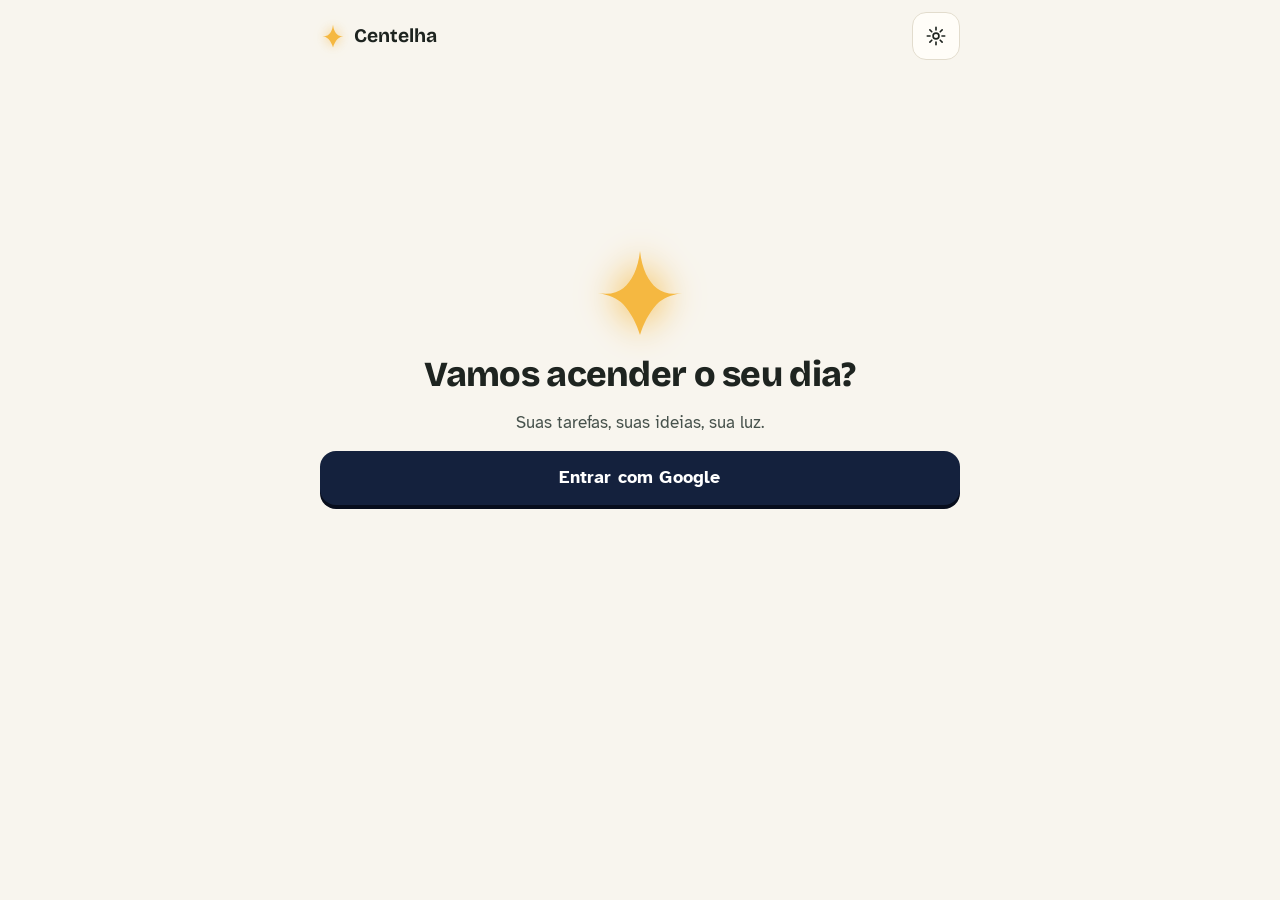
<file: index.html>
<!doctype html>
<html lang="pt-BR" data-tema="dia">
<head>
  <meta charset="utf-8">
  <meta name="viewport" content="width=device-width, initial-scale=1, viewport-fit=cover">
  <title>Centelha</title>
  <meta name="description" content="Tarefas, ideias e segundo cérebro de Rafael Yazigi.">
  <meta name="theme-color" content="#F8F5EE">
  <link rel="manifest" href="manifest.webmanifest">
  <link rel="icon" href="icones/icone-192.png">
  <link rel="apple-touch-icon" href="icones/icone-192.png">
  <link rel="preload" href="fontes/atkinson-hyperlegible-latin-400-normal.woff2" as="font" type="font/woff2" crossorigin>
  <link rel="preload" href="fontes/bricolage-grotesque-latin-800-normal.woff2" as="font" type="font/woff2" crossorigin>
  <link rel="stylesheet" href="estilo.css">
  <script src="versao.js"></script>
  <script>
    // Centelha · rede de segurança (28/10, o Android que ficava só no topo): se o app não começar em 12 s,
    // mostra o porquê e o botão Recarregar. Fica fora do app.js de propósito: funciona até se o app.js nem carregar.
    window.__centelhaErros = [];
    addEventListener('error', function (e) { __centelhaErros.push(String(e.message || (e.target && (e.target.src || e.target.href)) || 'erro')); }, true);
    addEventListener('unhandledrejection', function (e) { __centelhaErros.push(String((e.reason && e.reason.message) || e.reason)); });
    setTimeout(function () {
      if (window.__centelhaIniciou) return;
      var tela = document.getElementById('tela-hoje');
      if (!tela) return;
      var linha = function (tag, classe, texto) { var n = document.createElement(tag); if (classe) n.className = classe; n.textContent = texto; return n; };
      var botao = linha('button', 'btn grande', 'Recarregar');
      botao.type = 'button';
      botao.onclick = function () { location.reload(); };
      tela.textContent = '';
      tela.appendChild(linha('h1', '', 'O Centelha não abriu direito'));
      tela.appendChild(linha('p', 'data', 'Nada se perdeu: suas tarefas estão guardadas no banco.'));
      tela.appendChild(botao);
      tela.appendChild(linha('p', 'vazio', 'Se continuar, feche o navegador de vez e abra de novo.'));
      tela.appendChild(linha('p', 'vazio detalhe', 'Detalhe para o suporte: ' + (__centelhaErros.slice(-2).join(' · ') || 'o app não começou') + ' · versão ' + (self.VERSAO_APP || 'dev')));
      tela.hidden = false;
    }, 12000);
  </script>
  <script src="vendor/supabase-2.117.2.js" defer></script>
  <script type="module" src="app.js"></script>
</head>
<body class="mov-vivo">
  <svg width="0" height="0" style="position:absolute" aria-hidden="true">
    <defs>
      <radialGradient id="g-brilho"><stop offset="0" stop-color="currentColor" stop-opacity=".9"/><stop offset="1" stop-color="currentColor" stop-opacity="0"/></radialGradient>
      <symbol id="i-faisca" viewBox="0 0 24 24"><path fill="currentColor" d="M12 1.5c.5 4.6 2.1 7.6 4.2 9.3 1.5 1.2 3.6 1.7 6.3 1.2-2.7.5-4.8 1.3-6.3 2.8-1.9 2-3.4 5-4.2 7.7-.8-2.7-2.3-5.7-4.2-7.7-1.5-1.5-3.6-2.3-6.3-2.8 2.7.5 4.8 0 6.3-1.2 2.1-1.7 3.7-4.7 4.2-9.3z"/></symbol>
      <symbol id="i-hoje" viewBox="0 0 24 24"><path fill="none" stroke="currentColor" stroke-width="1.8" stroke-linecap="round" d="M12 3v2M12 19v2M4.2 4.2l1.4 1.4M18.4 18.4l1.4 1.4M3 12h2M19 12h2M4.2 19.8l1.4-1.4M18.4 5.6l1.4-1.4"/><circle cx="12" cy="12" r="4" fill="none" stroke="currentColor" stroke-width="1.8"/></symbol>
      <symbol id="i-semana" viewBox="0 0 24 24"><path fill="none" stroke="currentColor" stroke-width="1.8" stroke-linecap="round" d="M2 6c4 3 6 3 10 3s6 0 10-3"/><circle cx="6" cy="11.5" r="2.2" fill="currentColor"/><circle cx="12" cy="13" r="2.2" fill="none" stroke="currentColor" stroke-width="1.6"/><circle cx="18" cy="11.5" r="2.2" fill="none" stroke="currentColor" stroke-width="1.6"/></symbol>
      <symbol id="i-caixa" viewBox="0 0 24 24"><path fill="none" stroke="currentColor" stroke-width="1.8" stroke-linejoin="round" d="M3 13l2.5-8h13L21 13v6H3z"/><path fill="none" stroke="currentColor" stroke-width="1.8" stroke-linejoin="round" d="M3 13h5l1.5 2.5h5L16 13h5"/></symbol>
      <symbol id="i-diario" viewBox="0 0 24 24"><path fill="none" stroke="currentColor" stroke-width="1.8" stroke-linejoin="round" d="M5 3h12a2 2 0 0 1 2 2v16H7a2 2 0 0 1-2-2z"/><path fill="none" stroke="currentColor" stroke-width="1.8" stroke-linecap="round" d="M9 8h6M9 12h6"/></symbol>
      <symbol id="i-dinheiro" viewBox="0 0 24 24"><ellipse cx="12" cy="7" rx="7" ry="3" fill="none" stroke="currentColor" stroke-width="1.8"/><path fill="none" stroke="currentColor" stroke-width="1.8" d="M5 7v5c0 1.7 3.1 3 7 3s7-1.3 7-3V7M5 12v5c0 1.7 3.1 3 7 3s7-1.3 7-3v-5"/></symbol>
      <symbol id="i-tempo" viewBox="0 0 24 24"><path fill="none" stroke="currentColor" stroke-width="1.8" stroke-linejoin="round" d="M6 3h12M6 21h12M7 3c0 5 5 6 5 9s-5 4-5 9M17 3c0 5-5 6-5 9s5 4 5 9"/></symbol>
      <symbol id="i-amor" viewBox="0 0 24 24"><path fill="none" stroke="currentColor" stroke-width="1.8" stroke-linejoin="round" d="M12 20s-7.5-4.6-7.5-10A4.3 4.3 0 0 1 12 7.4 4.3 4.3 0 0 1 19.5 10c0 5.4-7.5 10-7.5 10z"/></symbol>
      <symbol id="i-engrenagem" viewBox="0 0 24 24"><circle cx="12" cy="12" r="3.2" fill="none" stroke="currentColor" stroke-width="1.8"/><path fill="none" stroke="currentColor" stroke-width="1.8" stroke-linecap="round" d="M12 2.5v3M12 18.5v3M2.5 12h3M18.5 12h3M5.3 5.3l2.1 2.1M16.6 16.6l2.1 2.1M5.3 18.7l2.1-2.1M16.6 7.4l2.1-2.1"/></symbol>
      <symbol id="i-ouvir" viewBox="0 0 24 24"><path fill="none" stroke="currentColor" stroke-width="1.8" stroke-linejoin="round" d="M4 9h4l5-4v14l-5-4H4z"/><path fill="none" stroke="currentColor" stroke-width="1.8" stroke-linecap="round" d="M16.5 8.5a5 5 0 0 1 0 7M19 6a8.5 8.5 0 0 1 0 12"/></symbol>
      <symbol id="i-microfone" viewBox="0 0 24 24"><rect x="9" y="3" width="6" height="11" rx="3" fill="none" stroke="currentColor" stroke-width="1.8"/><path fill="none" stroke="currentColor" stroke-width="1.8" stroke-linecap="round" d="M5.5 11a6.5 6.5 0 0 0 13 0M12 17.5V21"/></symbol>
      <symbol id="i-camera" viewBox="0 0 24 24"><rect x="2.5" y="6.5" width="13.5" height="11" rx="2.5" fill="none" stroke="currentColor" stroke-width="1.8"/><path fill="none" stroke="currentColor" stroke-width="1.8" stroke-linejoin="round" d="M16 10.5l5.5-3.2v9.4L16 13.5z"/></symbol>
      <symbol id="i-onda" viewBox="0 0 24 24"><path fill="none" stroke="currentColor" stroke-width="1.8" stroke-linecap="round" d="M3.5 11v2M7.5 8v8M11.5 4.5v15M15.5 8v8M19.5 10.5v3"/></symbol>
      <symbol id="i-grupos" viewBox="0 0 24 24"><path fill="none" stroke="currentColor" stroke-width="1.8" stroke-linejoin="round" d="M3 6.5A1.5 1.5 0 0 1 4.5 5h4l2 2h9A1.5 1.5 0 0 1 21 8.5V18a1.5 1.5 0 0 1-1.5 1.5h-15A1.5 1.5 0 0 1 3 18z"/><path fill="none" stroke="currentColor" stroke-width="1.8" stroke-linecap="round" d="M7 12h10M7 15.5h6"/></symbol>
      <symbol id="i-estrela" viewBox="0 0 24 24"><path style="fill: var(--estrela-preenche, none)" stroke="currentColor" stroke-width="1.8" stroke-linejoin="round" d="M12 3.2l2.7 5.6 6.1.8-4.5 4.2 1.1 6.1L12 17l-5.4 2.9 1.1-6.1-4.5-4.2 6.1-.8z"/></symbol>
      <symbol id="i-chama" viewBox="0 0 24 24"><path fill="none" stroke="currentColor" stroke-width="1.8" stroke-linejoin="round" d="M12 2.8c.6 3.2-2.4 4.8-2.4 8a2.6 2.6 0 0 0 5.2.2c0-.9-.2-1.7-.6-2.4 2 1.3 3.6 3.6 3.6 6.2a5.8 5.8 0 0 1-11.6 0c0-4.6 3.8-7.3 5.8-12z"/></symbol>
      <symbol id="i-calendario" viewBox="0 0 24 24"><rect x="3" y="5" width="18" height="16" rx="3" fill="none" stroke="currentColor" stroke-width="1.8"/><path fill="none" stroke="currentColor" stroke-width="1.8" stroke-linecap="round" d="M3 10h18M8 3v4M16 3v4"/><circle cx="8" cy="14.5" r="1.3" fill="currentColor"/><circle cx="12" cy="14.5" r="1.3" fill="currentColor"/><circle cx="16" cy="14.5" r="1.3" fill="currentColor"/></symbol>
      <symbol id="i-matriz" viewBox="0 0 24 24"><rect x="3" y="3" width="8" height="8" rx="2" fill="none" stroke="currentColor" stroke-width="1.8"/><rect x="13" y="3" width="8" height="8" rx="2" fill="none" stroke="currentColor" stroke-width="1.8"/><rect x="3" y="13" width="8" height="8" rx="2" fill="none" stroke="currentColor" stroke-width="1.8"/><rect x="13" y="13" width="8" height="8" rx="2" fill="currentColor"/></symbol>
      <symbol id="i-cadeado" viewBox="0 0 24 24"><rect x="5" y="10.5" width="14" height="10" rx="2.5" fill="none" stroke="currentColor" stroke-width="1.8"/><path fill="none" stroke="currentColor" stroke-width="1.8" d="M8 10.5V8a4 4 0 0 1 8 0v2.5"/></symbol>
    </defs>
  </svg>

  <div class="ceu" id="ceu" aria-hidden="true"></div>

  <nav class="menu-lateral" id="menu-lateral" aria-label="Listas"></nav>

  <header class="topo">
    <p class="marca"><svg class="faisca" aria-hidden="true"><use href="#i-faisca"/></svg>Centelha</p>
    <span id="estado" class="estado" role="status" aria-live="polite"></span>
    <button class="icone-btn" id="ouvir-tela" type="button" aria-label="Ouvir esta tela" hidden><svg><use href="#i-ouvir"/></svg></button>
    <button class="icone-btn" id="abrir-ajustes" type="button" aria-label="Do seu jeito: tema, cor, letra e movimento"><svg><use href="#i-engrenagem"/></svg></button>
  </header>

  <main id="principal">
    <section id="tela-entrar" class="tela entrar" hidden>
      <svg class="faisca-grande" aria-hidden="true"><use href="#i-faisca"/></svg>
      <h1>Vamos acender o seu dia?</h1>
      <p class="data">Suas tarefas, suas ideias, sua luz.</p>
      <button id="entrar" class="btn grande" type="button">Entrar com Google</button>
      <p id="erro-entrar" class="erro" hidden></p>
    </section>

    <section id="tela-hoje" class="tela" hidden aria-labelledby="titulo-hoje"></section>
    <section id="tela-semana" class="tela" hidden aria-labelledby="titulo-semana"></section>
    <section id="tela-grupos" class="tela" hidden aria-labelledby="titulo-grupos"></section>
    <section id="tela-lista" class="tela" hidden aria-labelledby="titulo-lista"></section>
    <section id="tela-diario" class="tela" hidden aria-labelledby="titulo-diario"></section>
    <section id="tela-tarefa" class="tela" hidden aria-label="Tarefa"></section>
  </main>

  <nav class="abas" id="abas" aria-label="Telas" hidden>
    <div class="trilho">
      <span class="luzinha" id="luzinha"></span>
      <button class="aba" type="button" data-aba="hoje" aria-current="page"><svg aria-hidden="true"><use href="#i-hoje"/></svg>Hoje</button>
      <button class="aba" type="button" data-aba="grupos"><svg aria-hidden="true"><use href="#i-grupos"/></svg>Listas</button>
      <button class="aba" type="button" data-aba="calendario"><svg aria-hidden="true"><use href="#i-calendario"/></svg>Calendário</button>
      <button class="aba" type="button" data-aba="diario"><svg aria-hidden="true"><use href="#i-diario"/></svg>Diário</button>
    </div>
  </nav>

  <div class="recado" id="recado" role="status" aria-live="polite" hidden><span id="recado-texto"></span><button id="recado-desfazer" type="button">Desfazer</button></div>
  <div class="barra-selecao" id="barra-selecao" role="region" aria-label="Tarefas escolhidas" hidden></div>
  <div class="veu" id="veu" hidden></div>

  <div class="folha" id="folha-acoes" role="dialog" aria-modal="true" aria-labelledby="titulo-acoes" hidden></div>

  <div class="folha" id="folha-travei" role="dialog" aria-modal="true" aria-labelledby="titulo-travei" hidden></div>

  <div class="folha" id="folha-ajustes" role="dialog" aria-modal="true" aria-labelledby="titulo-ajustes" hidden>
    <div class="miolo ajuste">
      <div class="alca"></div>
      <h2 id="titulo-ajustes" style="font-size:1.7rem">Do seu jeito</h2>
      <h3>Movimento</h3>
      <div class="segmento" id="seg-movimento"><span class="marcador"></span>
        <button type="button" data-v="vivo">Vivo</button><button type="button" data-v="calmo">Calmo</button><button type="button" data-v="parado">Parado</button></div>
      <p class="ajuda">Vivo: tudo responde ao seu toque. Calmo: mais curto. Parado: nada se mexe.</p>
      <h3>Tema</h3>
      <div class="segmento" id="seg-tema"><span class="marcador"></span>
        <button type="button" data-v="claro">Claro</button><button type="button" data-v="escuro">Escuro</button><button type="button" data-v="auto">Automático</button></div>
      <p class="ajuda">Automático: claro de dia, escuro à noite.</p>
      <h3>Cor da sua luz</h3>
      <div class="cores" id="cores"></div>
      <h3>Letra do texto</h3>
      <div class="segmento" id="seg-letra"><span class="marcador"></span>
        <button type="button" data-v="atkinson">Atkinson</button><button type="button" data-v="lexend" style="font-family:Lexend,system-ui">Lexend</button><button type="button" data-v="aparelho" style="font-family:system-ui">Do aparelho</button></div>
      <div class="campo"><label for="tamanho"><span>Tamanho da letra</span></label><input id="tamanho" type="range" min="90" max="130" step="5" value="100"></div>
      <label class="chave" for="vibrar"><span>Vibrar ao acender (só Android)</span><input id="vibrar" type="checkbox"></label>
      <h3>Funções que você usa</h3>
      <p class="ajuda">O básico vem sempre. O resto você liga aqui, quando quiser. Desligar só esconde da tela: nada se apaga.</p>
      <div id="funcoes"></div>
      <h3>Seus dados</h3>
      <button class="btn claro grande" id="exportar" type="button">Exportar tudo (arquivo)</button>
      <p class="ajuda">Um arquivo com todas as suas tarefas, passos, diário e "Travei". Guarde no SSD ou no Drive.</p>
      <button class="btn claro grande" id="sair" type="button">Sair da conta</button>
      <p class="ajuda" id="versao-app">Versão do app: dev</p>
      <button class="btn grande" id="fechar-ajustes" type="button">Pronto</button>
    </div>
  </div>

  <div class="momento" id="momento" role="dialog" aria-modal="true" aria-labelledby="momento-palavra" hidden></div>
  <div class="folha" id="folha-chama" role="dialog" aria-modal="true" aria-labelledby="titulo-chama" hidden></div>
  <div class="folha" id="folha-etiquetas" role="dialog" aria-modal="true" aria-labelledby="titulo-etiquetas" hidden></div>
  <div class="folha" id="folha-visual" role="dialog" aria-modal="true" aria-labelledby="titulo-visual" hidden></div>
  <section class="chama" id="chama" role="dialog" aria-modal="true" aria-labelledby="ch-titulo" hidden></section>

  <button class="pet" id="pet" type="button" aria-label="Conversar com a Centelha" hidden><svg class="faisca" aria-hidden="true"><use href="#i-faisca"/></svg></button>
  <div class="folha" id="folha-conversa" role="dialog" aria-modal="true" aria-labelledby="titulo-conversa" hidden></div>
</body>
</html>
</file>
<file: estilo.css>
/* Centelha · visual "Acender" (docs/PROPOSTA-VISUAL-2026-10-21.md).
   Cada tarefa feita acende uma lâmpada; a semana é um varal de luzes; movimento só como resposta ao toque.
   Tema no <html data-tema="dia|noite">, cor da luz em --luz, letra e tamanho em classes do <body>. */

@font-face { font-family: "Atkinson Hyperlegible"; src: url(fontes/atkinson-hyperlegible-latin-400-normal.woff2) format("woff2"); font-weight: 400; font-display: swap; }
@font-face { font-family: "Atkinson Hyperlegible"; src: url(fontes/atkinson-hyperlegible-latin-700-normal.woff2) format("woff2"); font-weight: 700; font-display: swap; }
@font-face { font-family: "Bricolage Grotesque"; src: url(fontes/bricolage-grotesque-latin-700-normal.woff2) format("woff2"); font-weight: 700; font-display: swap; }
@font-face { font-family: "Bricolage Grotesque"; src: url(fontes/bricolage-grotesque-latin-800-normal.woff2) format("woff2"); font-weight: 800; font-display: swap; }
@font-face { font-family: "Lexend"; src: url(fontes/lexend-latin-400-normal.woff2) format("woff2"); font-weight: 400; font-display: swap; }
@font-face { font-family: "Lexend"; src: url(fontes/lexend-latin-600-normal.woff2) format("woff2"); font-weight: 700; font-display: swap; }

:root {
  --fundo: #F8F5EE; --cartao: #FFFDF8; --tinta: #1E2420; --suave: #47524C; --linha: #E2DCCD; --borda-campo: #767F79;
  --acao: #14213D; --acao-tinta: #FFFFFF; --acao-sombra: #070D1C;
  --luz: #F5B841; --luz-sombra: #8A6416; --contorno: #14213D; --feito: #2E7D5B; --ideia: #B9B4F0; --ideia-tinta: #2D2766;
  --halo: .45; --estrela: transparent; --veu: rgba(20, 33, 61, .38); --foco: #1A5FD6;
  --momento-fundo: radial-gradient(120% 80% at 50% 30%, #1B2A4A 0%, #0E1626 70%);
  --f-titulo: "Bricolage Grotesque", "Atkinson Hyperlegible", system-ui, sans-serif;
  --f-texto: "Atkinson Hyperlegible", system-ui, -apple-system, "Segoe UI", Roboto, sans-serif;
  --mola: cubic-bezier(.34, 1.56, .64, 1);
  --t: 1;
  color-scheme: light;
}
:root[data-tema="noite"] {
  --fundo: #0E1626; --cartao: #17223A; --tinta: #EEF2F7; --suave: #B8C2D3; --linha: #26334F; --borda-campo: #7D8983;
  --acao: var(--luz); --acao-tinta: #0E1626; --acao-sombra: var(--luz-sombra);
  --contorno: #EEF2F7; --feito: var(--luz); --ideia-tinta: #1A1640;
  --halo: .75; --estrela: rgba(255, 255, 255, .55); --veu: rgba(4, 8, 18, .62); --foco: #8DB4FF;
  color-scheme: dark;
}

* { box-sizing: border-box; }
[hidden] { display: none !important; }
html { font-size: var(--escala, 100%); }
html, body { margin: 0; background: var(--fundo); color: var(--tinta); }
body {
  font-family: var(--f-texto); font-size: 1.0625rem; line-height: 1.5;
  padding: 0 max(16px, env(safe-area-inset-right)) calc(104px + env(safe-area-inset-bottom)) max(16px, env(safe-area-inset-left));
  transition: background-color calc(.4s * var(--t)), color calc(.4s * var(--t));
}
body.letra-lexend { --f-texto: "Lexend", system-ui, sans-serif; }
body.letra-aparelho { --f-texto: system-ui, -apple-system, "Segoe UI", Roboto, sans-serif; }
button, input, textarea, select { font: inherit; color: inherit; }
button { cursor: pointer; }
button:disabled { opacity: .5; cursor: default; }
:focus-visible { outline: 3px solid var(--foco); outline-offset: 2px; border-radius: 10px; }

.ceu { position: fixed; inset: 0; pointer-events: none; z-index: 0; }
.ceu i { position: absolute; width: 2px; height: 2px; border-radius: 50%; background: var(--estrela); }
.topo, main { position: relative; z-index: 1; max-width: 40rem; margin: 0 auto; }

/* Topo */
.topo { display: flex; align-items: center; gap: 8px; padding-top: max(12px, env(safe-area-inset-top)); }
.marca { display: flex; align-items: center; gap: 8px; font-family: var(--f-titulo); font-weight: 700; font-size: 1.2rem; margin: 0; }
.faisca { width: 26px; height: 26px; color: var(--luz); filter: drop-shadow(0 0 6px color-mix(in srgb, var(--luz) 70%, transparent)); flex: none; }
.mov-vivo .marca .faisca { animation: respirar calc(6s * var(--t)) ease-in-out infinite; }
.estado { margin-left: auto; font-size: 1rem; color: var(--suave); white-space: nowrap; }
.estado.pulso { animation: salvo-pulso calc(.6s * var(--t)) ease-out; }
.estado.erro { color: var(--tinta); font-weight: 700; }
.icone-btn { width: 48px; height: 48px; flex: none; border-radius: 14px; border: 1px solid var(--linha); background: var(--cartao); display: grid; place-items: center; }
.icone-btn svg { width: 22px; height: 22px; }

h1 { font-family: var(--f-titulo); font-weight: 800; font-size: 2.1rem; line-height: 1.05; letter-spacing: -.02em; margin: 18px 0 4px; text-wrap: balance; }
h2 { font-family: var(--f-titulo); font-weight: 700; font-size: 1.3rem; margin: 0; display: flex; align-items: baseline; gap: 8px; }
h2 .n { font-family: var(--f-texto); font-size: 1rem; color: var(--suave); font-weight: 400; }
.data, .ajuda { color: var(--suave); margin: 0; }
.ajuda { font-size: 1rem; }
.rotulo { font-size: 1rem; color: var(--suave); margin: 18px 0 8px; text-transform: lowercase; letter-spacing: .02em; }

/* Varal pequeno do dia */
.varal-mini svg { width: 100%; height: 58px; overflow: visible; display: block; margin-top: 10px; }
.fio { fill: none; stroke: var(--suave); stroke-width: 1.4; opacity: .6; }
.contagem { text-align: center; font-size: 1rem; color: var(--suave); margin: 2px 0 0; }
.numero { display: inline-block; font-weight: 700; color: var(--tinta); font-variant-numeric: tabular-nums; }
.numero.subiu { animation: numero-sobe calc(.45s * var(--t)) var(--mola); }

/* Lâmpada */
.lamp { overflow: visible; }
.lamp .vidro { fill: transparent; stroke: var(--suave); stroke-width: 1.6; transition: fill calc(.25s * var(--t)), stroke calc(.25s * var(--t)); }
.lamp .base { fill: var(--suave); }
.lamp .brilho { opacity: 0; transition: opacity calc(.3s * var(--t)); }
.lamp.acesa .vidro { fill: var(--luz); stroke: var(--contorno); }
.lamp.acesa .brilho { opacity: var(--halo); }
.lamp .ok { opacity: 0; }
.lamp.acesa .ok { opacity: 1; }
.lamp .ok circle { fill: var(--feito); }
.lamp .ok path { fill: none; stroke: #FFFFFF; stroke-width: 2.2; stroke-linecap: round; stroke-linejoin: round; }
:root[data-tema="noite"] .lamp .ok path { stroke: #0E1626; }
.acendendo { animation: acender calc(.45s * var(--t)) var(--mola); }
.tarefa.recem .botao-lamp svg { animation: acender calc(.45s * var(--t)) var(--mola); }

/* Anotar */
.anotar { margin-top: 18px; }
.anotar label { position: absolute; width: 1px; height: 1px; overflow: hidden; clip: rect(0 0 0 0); }
.linha-anotar { display: flex; gap: 8px; }
.linha-anotar input { flex: 1; min-width: 0; min-height: 54px; padding: 0 16px; border-radius: 16px; border: 2px solid var(--borda-campo); background: var(--cartao); }
.linha-anotar input:focus { border-color: var(--luz); outline: none; box-shadow: 0 0 0 3px color-mix(in srgb, var(--luz) 35%, transparent); }
.dica { font-size: 1rem; color: var(--suave); margin: 6px 0 0 4px; min-height: 1.5em; display: flex; gap: 8px; align-items: center; flex-wrap: wrap; }

/* Botões gordinhos que afundam */
.btn { min-height: 54px; padding: 0 20px; border: 0; border-radius: 16px; font-weight: 700; letter-spacing: .01em;
  background: var(--acao); color: var(--acao-tinta); box-shadow: 0 4px 0 var(--acao-sombra);
  transition: transform calc(.08s * var(--t)), box-shadow calc(.08s * var(--t)); }
.btn:active { transform: translateY(4px); box-shadow: 0 0 0 var(--acao-sombra); }
.btn.claro { background: var(--cartao); color: var(--tinta); box-shadow: 0 4px 0 var(--linha); border: 2px solid var(--linha); }
.btn.claro:active { box-shadow: 0 0 0 var(--linha); }
.btn.grande { width: 100%; font-size: 1.15rem; }
.pilula { min-height: 44px; padding: 0 14px; border-radius: 999px; font-size: 1rem; font-weight: 700; background: var(--cartao); color: var(--tinta);
  border: 2px solid var(--linha); box-shadow: 0 3px 0 var(--linha); transition: transform calc(.08s * var(--t)); }
.pilula:active { transform: translateY(3px); box-shadow: none; }
.pilula[aria-pressed="true"] { background: color-mix(in srgb, var(--luz) 28%, var(--cartao)); border-color: var(--luz); }
.pilula svg { width: 18px; height: 18px; vertical-align: -3px; margin-right: 4px; }
.pop { animation: pop calc(.35s * var(--t)) var(--mola); }

/* Seções e linhas de tarefa */
section.grupo { margin-top: 22px; }
.cartao { background: var(--cartao); border: 1px solid var(--linha); border-radius: 20px; padding: 14px 16px; }
.prioridades { background: color-mix(in srgb, var(--luz) 16%, var(--cartao)); border-color: color-mix(in srgb, var(--luz) 38%, var(--linha)); }
.lista { display: flex; flex-direction: column; gap: 12px; }
.tarefa { position: relative; display: flex; align-items: center; gap: 10px; padding: 8px 10px 8px 6px; border-radius: 18px; background: var(--cartao); border: 1.5px solid var(--linha); box-shadow: 0 3px 0 var(--linha); }
.prioridades .lista, .passos { gap: 0; }
.prioridades .tarefa { background: transparent; border: 0; box-shadow: none; border-radius: 0; padding: 8px 0; }
.prioridades .tarefa + .tarefa, .passos .tarefa + .tarefa { border-top: 1.5px solid color-mix(in srgb, var(--suave) 30%, transparent); }
.botao-lamp { flex: none; width: 48px; height: 56px; border: 0; background: transparent; padding: 0; display: grid; place-items: center; }
.botao-lamp svg { width: 30px; height: 40px; }
.tarefa .texto { flex: 1; min-width: 0; text-align: left; border: 0; background: transparent; padding: 6px 0; }
.titulo-t { background-image: linear-gradient(currentColor, currentColor); background-size: 0% 2px; background-repeat: no-repeat; background-position: 0 58%;
  transition: background-size calc(.35s * var(--t)) ease-out; overflow-wrap: anywhere; }
.tarefa.feita .titulo-t { background-size: 100% 2px; color: var(--suave); }
.tarefa.saiu .titulo-t { color: var(--suave); }
.porque { display: flex; gap: 6px; align-items: flex-start; font-size: .95rem; color: var(--suave); margin-top: 2px; }
.porque svg { width: 14px; height: 14px; color: var(--luz); flex: none; margin-top: 4px; }
.marcas { display: flex; flex-wrap: wrap; gap: 4px 6px; margin-top: 4px; }
.marca-t { max-width: 100%; overflow: hidden; text-overflow: ellipsis; white-space: nowrap; font-size: .85rem; padding: 2px 10px; border-radius: 999px; background: color-mix(in srgb, var(--suave) 14%, transparent); color: var(--suave); }
.marca-t.aviso { background: color-mix(in srgb, var(--luz) 30%, transparent); color: var(--tinta); }
.marca-t.ideia { background: var(--ideia); color: var(--ideia-tinta); }
.marca-t svg { width: 13px; height: 13px; vertical-align: -2px; }
.um-toque { flex: none; min-height: 44px; padding: 0 12px; font-size: .95rem; }
.tarefa.entrou { animation: entrar calc(.5s * var(--t)) var(--mola); }
.tarefa.vai { animation: sair calc(.35s * var(--t)) ease-in forwards; }
.vazio { color: var(--suave); padding: 6px 4px; font-size: 1rem; }
.vazio.detalhe { font-size: .85rem; word-break: break-word; }
/* Carregando (lote 52): o desenho dos cartões, sem pular; com "Movimento: Parado", sem brilho */
.esqueleto-cartao { height: 64px; background: color-mix(in srgb, var(--suave) 12%, var(--cartao)); }
.mov-vivo .esqueleto-cartao, .mov-calmo .esqueleto-cartao { animation: esqueleto 1.4s ease-in-out infinite; }
@keyframes esqueleto { 50% { opacity: .55; } }

.lentes { display: flex; gap: 8px; flex-wrap: wrap; margin-top: 16px; }

.dobra { margin-top: 22px; border-radius: 18px; border: 1px dashed var(--linha); }
.dobra > button { width: 100%; min-height: 56px; display: flex; align-items: center; gap: 10px; padding: 0 16px; border: 0; background: transparent; text-align: left; font-weight: 700; }
.grupos { display: flex; flex-direction: column; margin-top: 4px; }
.dobra.subgrupo { margin-top: 0; border-style: solid; background: color-mix(in srgb, var(--cartao) 60%, transparent); }
.dobra.subgrupo > button { min-height: 50px; font-size: 1rem; }
.dobra .seta { display: inline-block; transition: transform calc(.3s * var(--t)) var(--mola); }
.dobra[data-aberto="true"] .seta { transform: rotate(90deg); }
.gaveta { display: grid; grid-template-rows: 0fr; transition: grid-template-rows calc(.35s * var(--t)) ease; }
.dobra[data-aberto="true"] .gaveta { grid-template-rows: 1fr; }
.gaveta > div { overflow: hidden; }
.gaveta .miolo-dobra { padding: 0 12px 12px; display: flex; flex-direction: column; gap: 10px; }

/* Telas */
.tela.ativa { animation: tela-entra calc(.32s * var(--t)) var(--mola); }
.tela.ativa.de-lado { animation: tela-lado calc(.38s * var(--t)) var(--mola); }

/* Tarefa aberta */
.voltar { display: inline-flex; align-items: center; gap: 6px; min-height: 48px; border: 0; background: transparent; color: var(--suave); padding: 0; font-weight: 700; }
.titulo-edit { width: 100%; font-family: var(--f-titulo); font-weight: 800; font-size: 1.7rem; line-height: 1.12; border: 0; background: transparent; padding: 4px 0; resize: none; overflow: hidden; }
.titulo-edit:focus { outline: none; box-shadow: inset 0 -3px 0 var(--luz); }
.campo { display: flex; flex-direction: column; gap: 6px; }
.campo > label, .campo > .rot { font-size: 1rem; color: var(--suave); display: flex; justify-content: space-between; gap: 8px; }
.campo textarea, .campo input[type="text"], .campo input[type="url"], .campo input[type="date"] {
  min-height: 54px; border-radius: 14px; border: 2px solid var(--borda-campo); background: var(--cartao); padding: 12px 14px; resize: vertical; width: 100%; }
.campo textarea:focus, .campo input:focus { outline: none; border-color: var(--luz); }
.outro-tempo { display: inline-flex; align-items: center; gap: 6px; color: var(--suave); }
.outro-tempo input { width: 6.5rem; min-height: 44px; border-radius: 999px; border: 2px solid var(--borda-campo); background: var(--cartao); padding: 0 14px; }
.so-voce { display: inline-flex; align-items: center; gap: 4px; }
.so-voce svg { width: 16px; height: 16px; }
.bloco { display: flex; flex-direction: column; gap: 14px; margin-top: 16px; }
.importa { background: color-mix(in srgb, var(--luz) 16%, var(--cartao)); border-color: color-mix(in srgb, var(--luz) 40%, var(--linha)); }
.importa textarea { background: transparent; }
.fileira { display: flex; flex-wrap: wrap; gap: 8px; }
.passos .tarefa { background: transparent; border: 0; box-shadow: none; border-radius: 0; padding: 6px 0; }
.novo-passo { display: flex; gap: 8px; }
.novo-passo input { flex: 1; min-width: 0; min-height: 48px; border-radius: 14px; border: 2px dashed var(--borda-campo); background: transparent; padding: 0 12px; }
.novo-passo textarea { flex: 1; min-width: 0; min-height: 48px; border-radius: 14px; border: 2px dashed var(--borda-campo); background: transparent; padding: 10px 12px; font: inherit; color: var(--tinta); resize: vertical; }
.acoes-fixas { position: sticky; bottom: calc(92px + env(safe-area-inset-bottom)); z-index: 2; display: grid; grid-template-columns: 1fr 1fr; gap: 12px;
  margin-top: 20px; padding-top: 12px; background: linear-gradient(to bottom, transparent, var(--fundo) 30%); }

/* Folhas que sobem */
.veu { position: fixed; inset: 0; background: var(--veu); z-index: 20; opacity: 0; transition: opacity calc(.25s * var(--t)); }
.veu.aberto { opacity: 1; }
.folha { position: fixed; left: 0; right: 0; bottom: 0; z-index: 21; max-height: 92%; overflow-y: auto; background: var(--fundo);
  border-radius: 26px 26px 0 0; border-top: 1px solid var(--linha);
  padding: 10px max(16px, env(safe-area-inset-right)) calc(20px + env(safe-area-inset-bottom)) max(16px, env(safe-area-inset-left));
  transform: translateY(105%); transition: transform calc(.42s * var(--t)) var(--mola); }
.folha.aberta { transform: translateY(0); }
.folha > .miolo { max-width: 40rem; margin: 0 auto; display: flex; flex-direction: column; gap: 14px; }
.alca { width: 44px; height: 5px; border-radius: 99px; background: var(--linha); margin: 0 auto; }
.respira { width: 120px; height: 110px; margin: 0 auto; position: relative; display: grid; place-items: center; }
.respira .anel { position: absolute; inset: 18px; border-radius: 50%; border: 2px solid var(--luz); opacity: 0; }
.mov-vivo .respira .anel, .mov-calmo .respira .anel { animation: anel calc(4s * var(--t)) ease-out infinite; }
.mov-vivo .respira .anel + .anel, .mov-calmo .respira .anel + .anel { animation-delay: calc(2s * var(--t)); }
.respira .faisca { width: 52px; height: 52px; }
.mov-vivo .respira .faisca, .mov-calmo .respira .faisca { animation: respirar calc(4s * var(--t)) ease-in-out infinite; }
.centro { text-align: center; }
.opcoes { display: grid; grid-template-columns: 1fr 1fr; gap: 10px; }
.opcao { min-height: 56px; border-radius: 16px; border: 2px solid var(--linha); background: var(--cartao); padding: 8px 12px; text-align: left; font-weight: 700;
  box-shadow: 0 3px 0 var(--linha); transition: transform calc(.08s * var(--t)); }
.opcao:active { transform: translateY(3px); box-shadow: none; }
.opcao[aria-pressed="true"] { border-color: var(--luz); background: color-mix(in srgb, var(--luz) 22%, var(--cartao)); }
.opcao.inteira { grid-column: 1 / -1; }

/* Ajustes */
.segmento { display: grid; grid-template-columns: repeat(3, 1fr); gap: 6px; background: var(--cartao); border: 1px solid var(--linha); border-radius: 16px; padding: 4px; position: relative; }
.segmento button { min-height: 48px; border: 0; background: transparent; border-radius: 12px; position: relative; z-index: 1; font-weight: 700; }
.segmento .marcador { position: absolute; top: 4px; bottom: 4px; left: 4px; width: calc((100% - 20px) / 3); border-radius: 12px; background: var(--acao); transition: transform calc(.35s * var(--t)) var(--mola); }
.segmento button[aria-pressed="true"] { color: var(--acao-tinta); }
.cores { display: flex; gap: 10px; flex-wrap: wrap; }
.cor { width: 56px; display: flex; flex-direction: column; align-items: center; gap: 4px; border: 0; background: transparent; font-size: .85rem; color: var(--suave); padding: 0; }
.cor span { width: 42px; height: 42px; border-radius: 50%; background: var(--c); box-shadow: 0 0 14px color-mix(in srgb, var(--c) 70%, transparent); border: 3px solid transparent; }
.cor[aria-pressed="true"] span { border-color: var(--tinta); }
.ajuste h3 { font-family: var(--f-titulo); font-size: 1.1rem; margin: 6px 0 0; }
.chave { display: flex; align-items: center; justify-content: space-between; gap: 12px; min-height: 52px; }
.chave input { width: 52px; height: 30px; accent-color: var(--luz); }
.chave.funcao { align-items: flex-start; padding: 6px 0; }
/* A tarefa em 3 blocos (lote 43) */
.bloco-titulo { margin: 26px 0 4px; font-size: 1.05rem; color: var(--suave); text-transform: lowercase; letter-spacing: .02em; }
.campo.peso > .fileira > .fileira, .campo.peso > .fileira > .lentes { display: contents; }
.chave.funcao > span { display: grid; gap: 2px; }
.chave.funcao .ajuda { margin: 0; }
.chave.funcao input { flex: none; margin-top: 2px; }
input[type="range"] { width: 100%; accent-color: var(--luz); min-height: 44px; }

/* Momento "Acesa!" */
.momento { position: fixed; inset: 0; z-index: 30; background: var(--momento-fundo); color: #EEF2F7; display: flex; justify-content: center; overflow-y: auto;
  padding: calc(20px + env(safe-area-inset-top)) max(16px, env(safe-area-inset-right)) calc(24px + env(safe-area-inset-bottom)) max(16px, env(safe-area-inset-left));
  opacity: 0; transition: opacity calc(.3s * var(--t)); }
.momento.aberto { opacity: 1; }
.momento .miolo { width: 100%; max-width: 30rem; display: flex; flex-direction: column; align-items: center; gap: 12px; }
.momento svg.cena { width: 100%; max-width: 320px; height: 220px; overflow: visible; }
.cena .rastro { fill: none; stroke: var(--luz); stroke-width: 3; stroke-linecap: round; filter: drop-shadow(0 0 6px var(--luz)); stroke-dasharray: 420; stroke-dashoffset: 420; }
.momento.aberto .rastro { animation: rastro calc(1.1s * var(--t)) ease-in-out .15s forwards; }
.cena .luz-meta { opacity: .25; }
.momento.aberto .luz-meta { animation: meta-acende calc(.7s * var(--t)) ease-out calc(1.1s * var(--t)) forwards; }
.acesa-palavra { font-family: var(--f-titulo); font-weight: 800; font-size: 3.6rem; line-height: 1; margin: 0; color: var(--luz); }
.momento.aberto .acesa-palavra { animation: palavra calc(.6s * var(--t)) var(--mola) calc(1.05s * var(--t)) both; }
.meta-rotulo { font-size: 1rem; padding: 6px 14px; border-radius: 999px; border: 1px solid rgba(238, 242, 247, .25); text-align: center; }
.numeros { display: grid; grid-template-columns: 1fr 1fr; gap: 10px; width: 100%; }
.numeros div { border: 1px solid rgba(238, 242, 247, .2); border-radius: 16px; padding: 10px; text-align: center; font-size: 1rem; }
.numeros b { display: block; font-family: var(--f-titulo); font-size: 1.9rem; font-variant-numeric: tabular-nums; }
.momento .campo { width: 100%; }
.momento .campo > label { color: #B8C2D3; }
.momento .campo input { background: #17223A; border-color: #3A4A6B; color: #EEF2F7; }
.momento .btn { background: var(--luz); color: #0E1626; box-shadow: 0 4px 0 var(--luz-sombra); }
.momento .desfazer { border: 0; background: transparent; color: #B8C2D3; min-height: 48px; text-decoration: underline; }

/* Chama, o foco com tempo (lote 36h; nome desde o lote 40): a tela inteira para uma tarefa, no mesmo céu do "Acesa!". Escura nos dois temas, para tirar estímulo. */
.chama { position: fixed; inset: 0; z-index: 30; background: var(--momento-fundo); color: #EEF2F7; display: flex; justify-content: center; overflow-y: auto;
  padding: calc(12px + env(safe-area-inset-top)) max(16px, env(safe-area-inset-right)) calc(20px + env(safe-area-inset-bottom)) max(16px, env(safe-area-inset-left));
  opacity: 0; transition: opacity calc(.3s * var(--t)); --foco: #8DB4FF; color-scheme: dark; }
.chama.aberto { opacity: 1; }
.chama .miolo { width: 100%; max-width: 30rem; min-height: 100%; display: flex; flex-direction: column; align-items: center; gap: 14px; }
.ch-topo { width: 100%; display: flex; align-items: center; justify-content: space-between; gap: 8px; }
.ch-fase { font-size: 1rem; color: #B8C2D3; }
.chama .desfazer { border: 0; background: transparent; color: #B8C2D3; min-height: 48px; padding: 0 8px; text-decoration: underline; }
.ch-relogio { position: relative; width: min(62vw, 240px); aspect-ratio: 1; max-width: 100%; }
.ch-relogio svg { width: 100%; height: 100%; display: block; transform: rotate(-90deg); }
.ch-relogio circle { fill: none; stroke-width: 7; }
.ch-relogio .trilho { stroke: rgba(238, 242, 247, .12); }
.ch-relogio .anel { stroke: var(--luz); stroke-linecap: round; transition: stroke-dashoffset calc(1s * var(--t)) linear; }
.ch-relogio .anel.sem-fim { opacity: .35; }
.chama.na-pausa .ch-relogio .anel { stroke: #7FC4A8; }
.ch-numero { position: absolute; inset: 0; display: flex; flex-direction: column; align-items: center; justify-content: center; text-align: center; }
.ch-numero b { font-family: var(--f-titulo); font-size: clamp(1.8rem, 9vw, 2.5rem); line-height: 1.1; font-variant-numeric: tabular-nums; }
.ch-numero span { color: #B8C2D3; font-size: 1rem; }
.ch-titulo { margin: 0; text-align: center; font-size: 1.45rem; line-height: 1.25; text-wrap: balance; overflow-wrap: anywhere; }
.ch-passo { margin: -6px 0 0; color: #CFD6E2; text-align: center; }
.ch-cartao { width: 100%; border: 1px solid rgba(238, 242, 247, .22); background: rgba(23, 34, 58, .9); border-radius: 18px; padding: 14px 16px; text-align: center; }
.ch-cartao h3 { margin: 0 0 6px; font-size: 1.2rem; color: var(--luz); text-wrap: balance; }
.ch-cartao p { margin: 0 0 8px; }
.ch-meta { font-weight: 700; }
.ch-meta-passo { color: #CFD6E2; }
.ch-botoes { display: flex; flex-wrap: wrap; gap: 8px; justify-content: center; margin-top: 6px; }
.ch-botoes .btn { flex: 1 1 auto; min-height: 48px; padding: 0 14px; white-space: nowrap; }
.chama .btn { background: var(--luz); color: #0E1626; box-shadow: 0 4px 0 var(--luz-sombra); }
.chama .btn.claro { background: transparent; color: #EEF2F7; border: 2px solid rgba(238, 242, 247, .3); box-shadow: none; }
.ch-depois { width: 100%; }
.chama .campo > label { color: #B8C2D3; }
.chama .campo input { background: #17223A; border-color: #3A4A6B; color: #EEF2F7; }
.ch-anotadas { margin: 0; font-size: 1rem; color: #CFD6E2; }
.ch-anotadas:empty { display: none; }
.ch-acoes { width: 100%; display: flex; gap: 12px; margin-top: auto; }
.ch-acoes .btn { flex: 1; }
.focar { display: flex; align-items: center; justify-content: center; gap: 8px; width: 100%; margin: 4px 0 12px; }
.focar svg { width: 22px; height: 22px; }
body.focando { overflow: hidden; }

/* Paleta (0007): a cor das etiquetas, dos projetos e das listas. Nomes, não códigos: cada tema tem o seu tom.
   O texto continua na cor da tinta; a cor vai na bolinha e num fundo leve, para não perder contraste. */
[data-cor="ouro"] { --cor: #B07A06; }
[data-cor="laranja"] { --cor: #C8621A; }
[data-cor="vermelho"] { --cor: #C0392B; }
[data-cor="rosa"] { --cor: #C2185B; }
[data-cor="roxo"] { --cor: #7B4FBF; }
[data-cor="azul"] { --cor: #1A5FD6; }
[data-cor="ciano"] { --cor: #0E8A9E; }
[data-cor="verde"] { --cor: #2E7D5B; }
[data-cor="oliva"] { --cor: #7A7A1F; }
[data-cor="cinza"] { --cor: #5B6770; }
:root[data-tema="noite"] [data-cor="ouro"] { --cor: #F5B841; }
:root[data-tema="noite"] [data-cor="laranja"] { --cor: #F0954A; }
:root[data-tema="noite"] [data-cor="vermelho"] { --cor: #F07167; }
:root[data-tema="noite"] [data-cor="rosa"] { --cor: #F48FB1; }
:root[data-tema="noite"] [data-cor="roxo"] { --cor: #B39DFF; }
:root[data-tema="noite"] [data-cor="azul"] { --cor: #8DB4FF; }
:root[data-tema="noite"] [data-cor="ciano"] { --cor: #5FD3E3; }
:root[data-tema="noite"] [data-cor="verde"] { --cor: #6FCF97; }
:root[data-tema="noite"] [data-cor="oliva"] { --cor: #C9C95A; }
:root[data-tema="noite"] [data-cor="cinza"] { --cor: #B8C2D3; }
.marca-t[data-cor], .pilula.etiqueta[data-cor] { background: color-mix(in srgb, var(--cor) 16%, transparent); color: var(--tinta); }
.marca-t[data-cor]::before, .pilula.etiqueta[data-cor]::before { content: ''; display: inline-block; width: 8px; height: 8px; border-radius: 50%; background: var(--cor); margin-right: 6px; vertical-align: 1px; }
.paleta { display: flex; flex-wrap: wrap; gap: 8px; }
.paleta .cor { width: 40px; height: 40px; border-radius: 50%; border: 2px solid var(--linha); background: var(--cor); padding: 0; }
.paleta .cor[aria-pressed="true"] { box-shadow: 0 0 0 3px var(--fundo), 0 0 0 5px var(--tinta); }
.etq-nova { display: grid; gap: 10px; margin-top: 10px; }
.etq-lista { list-style: none; padding: 0; margin: 14px 0 0; display: grid; gap: 14px; }
.etq-lista li { display: grid; gap: 8px; padding-bottom: 12px; border-bottom: 1px solid var(--linha); }
.etq-topo { display: flex; align-items: center; gap: 10px; flex-wrap: wrap; }
.etq-topo .ajuda { flex: 1; margin: 0; }
.etq-arquivadas { margin-top: 16px; }
.etq-arquivadas summary { min-height: 44px; display: flex; align-items: center; cursor: pointer; font-weight: 700; }
.etq-arquivadas li { display: flex; align-items: center; justify-content: space-between; gap: 10px; }
.link-leve { border: 0; background: transparent; color: var(--suave); text-decoration: underline; padding: 0; min-height: 32px; }
.pilula.leve { min-height: 40px; }
#tarefa-etiquetas .fileira { margin-bottom: 4px; }
/* O visual das listas (0007): a cor vira uma faixa na borda; o emoji vai na frente do nome */
.menu-item[data-cor] { box-shadow: inset 3px 0 0 var(--cor); }
.dobra[data-cor] { border-left: 4px solid var(--cor); }
.emojis { display: grid; grid-template-columns: repeat(auto-fill, minmax(48px, 1fr)); gap: 8px; }
.emojis .emoji { min-height: 48px; border-radius: 14px; border: 2px solid var(--linha); background: var(--cartao); font-size: 1.4rem; line-height: 1; }
.emojis .emoji[aria-pressed="true"] { border-color: var(--luz); background: color-mix(in srgb, var(--luz) 22%, var(--cartao)); }
#folha-visual .campo { margin-top: 10px; }
.visual-previa[data-cor] { box-shadow: inset 0 -4px 0 var(--cor); }

/* Semana */
.varal svg { width: 100%; height: auto; overflow: visible; display: block; margin: 8px 0 12px; }
.varal .pendente { cursor: pointer; }
.varal .pendente.balanca { animation: balanca calc(1.6s * var(--t)) ease-out; }
.varal text { fill: var(--suave); font-size: 12px; font-family: var(--f-texto); text-anchor: middle; }
.varal text.hoje-rot { fill: var(--tinta); font-weight: 700; }
.varal .escolhido text { fill: var(--tinta); font-weight: 700; }

/* Diário */
.diario-papel { margin-top: 14px; min-height: 260px; width: 100%; border-radius: 20px; border: 1px solid var(--linha); background: var(--cartao); padding: 16px; line-height: 1.7; resize: vertical; }
.diario-papel:focus { outline: none; border-color: var(--luz); }
.privado { display: flex; align-items: center; gap: 8px; color: var(--suave); font-size: 1rem; margin: 0; }
.mov-vivo .privado .faisca { animation: vela 3s ease-in-out infinite; }
.privado .faisca { width: 18px; height: 18px; }
.anteriores { margin-top: 18px; display: flex; flex-direction: column; gap: 8px; }
.anteriores details { border: 1px solid var(--linha); border-radius: 16px; padding: 10px 14px; background: var(--cartao); }
.anteriores summary { cursor: pointer; min-height: 32px; font-weight: 700; }
.anteriores p { white-space: pre-wrap; margin: 8px 0 0; }
.pilula.ouvindo { background: color-mix(in srgb, var(--luz) 28%, var(--cartao)); border-color: var(--luz); }
.mov-vivo .pilula.ouvindo svg, .mov-calmo .pilula.ouvindo svg { animation: respirar calc(1.6s * var(--t)) ease-in-out infinite; }
.parcial { font-size: 1rem; color: var(--suave); margin: 6px 0 0; min-height: 1.5em; }
.gravar { margin-top: 10px; }
.gravando { margin-top: 12px; display: flex; flex-direction: column; align-items: center; gap: 10px; }
.gravando p { margin: 0; text-align: center; }
.previa-video { width: 100%; max-width: 22rem; aspect-ratio: 4 / 3; object-fit: cover; border-radius: 16px; background: #000; transform: scaleX(-1); }
.respira.pequena { width: 90px; height: 80px; }
.tempo { font-variant-numeric: tabular-nums; font-weight: 700; }
.midias { margin-top: 12px; display: flex; flex-direction: column; gap: 8px; }
.midia { display: flex; flex-wrap: wrap; align-items: center; gap: 8px; padding: 6px 8px 6px 14px; border: 1px solid var(--linha); border-radius: 16px; background: var(--cartao); }
.midia-rot { flex: 1; min-width: 0; font-size: 1rem; }
.midia.pendente .midia-rot { font-weight: 700; }
.midia audio, .midia video { width: 100%; border-radius: 12px; }
.midia video { max-height: 60vh; background: #000; }

/* Entrar */
.entrar { min-height: 70vh; display: flex; flex-direction: column; justify-content: center; gap: 16px; text-align: center; }
.entrar .faisca-grande { width: 96px; height: 96px; margin: 0 auto; color: var(--luz); filter: drop-shadow(0 0 18px var(--luz)); }
.mov-vivo .entrar .faisca-grande { animation: respirar calc(4s * var(--t)) ease-in-out infinite; }
.entrar h1 { font-size: 2.2rem; margin: 0; }
.erro { color: var(--tinta); font-weight: 700; }

/* Aviso com desfazer (fica até a próxima ação) */
.recado { position: fixed; left: 50%; bottom: calc(96px + env(safe-area-inset-bottom)); z-index: 15; transform: translate(-50%, 180%);
  width: min(30rem, calc(100% - 32px)); display: flex; align-items: center; gap: 12px; padding: 12px 12px 12px 16px; border-radius: 18px;
  background: var(--tinta); color: var(--fundo); transition: transform calc(.4s * var(--t)) var(--mola); font-size: 1rem; }
.recado.aberto { transform: translate(-50%, 0); }
.recado span { flex: 1; min-width: 0; }
.recado button { min-height: 44px; padding: 0 14px; border-radius: 12px; border: 2px solid var(--fundo); background: transparent; color: var(--fundo); font-weight: 700; }

/* Abas */
.abas { position: fixed; left: 0; right: 0; bottom: 0; z-index: 10; background: color-mix(in srgb, var(--fundo) 90%, transparent);
  backdrop-filter: blur(10px); -webkit-backdrop-filter: blur(10px); border-top: 1px solid var(--linha);
  padding: 8px max(12px, env(safe-area-inset-right)) calc(10px + env(safe-area-inset-bottom)) max(12px, env(safe-area-inset-left)); }
.abas .trilho { max-width: 40rem; margin: 0 auto; display: grid; grid-template-columns: repeat(4, 1fr); position: relative; }
.abas .luzinha { position: absolute; top: 0; left: 0; width: 25%; height: 100%; display: grid; place-items: center; transition: transform calc(.4s * var(--t)) var(--mola); pointer-events: none; }
.abas .luzinha::before { content: ""; width: 74%; height: 100%; border-radius: 16px; background: color-mix(in srgb, var(--luz) 26%, transparent); }
.aba { min-height: 58px; border: 0; background: transparent; display: flex; flex-direction: column; align-items: center; justify-content: center; gap: 2px;
  font-size: .9rem; color: var(--suave); position: relative; z-index: 1; }
.aba svg { width: 24px; height: 24px; }
.aba[aria-current="page"] { color: var(--tinta); font-weight: 700; }
.aba.pulou svg { animation: pulo calc(.45s * var(--t)) var(--mola); }

.fagulha { position: fixed; width: 6px; height: 6px; border-radius: 50%; background: var(--luz); pointer-events: none; z-index: 40; box-shadow: 0 0 8px var(--luz); }

@keyframes respirar { 0%, 100% { transform: scale(1); opacity: .85; } 50% { transform: scale(1.12); opacity: 1; } }
@keyframes salvo-pulso { 0% { color: var(--luz); transform: scale(1.08); } 100% { transform: scale(1); } }
@keyframes numero-sobe { 0% { transform: translateY(70%); opacity: 0; } 100% { transform: none; opacity: 1; } }
@keyframes pop { 0% { transform: scale(1); } 40% { transform: scale(1.12); } 100% { transform: scale(1); } }
@keyframes acender { 0% { transform: scale(.8); } 45% { transform: scale(1.25); } 70% { transform: scale(.95); } 100% { transform: scale(1); } }
@keyframes entrar { 0% { transform: translateY(-14px) scale(.96); opacity: 0; } 100% { transform: none; opacity: 1; } }
@keyframes sair { to { transform: translateX(40%); opacity: 0; } }
@keyframes tela-entra { 0% { transform: translateY(10px); opacity: .4; } 100% { transform: none; opacity: 1; } }
@keyframes tela-lado { 0% { transform: translateX(24px); opacity: .3; } 100% { transform: none; opacity: 1; } }
@keyframes anel { 0% { transform: scale(.6); opacity: .7; } 100% { transform: scale(1.6); opacity: 0; } }
@keyframes rastro { to { stroke-dashoffset: 0; } }
@keyframes meta-acende { 0% { opacity: .25; } 55% { opacity: 1; } 75% { opacity: .8; } 100% { opacity: .95; } }
@keyframes palavra { 0% { transform: scale(.4); opacity: 0; } 100% { transform: scale(1); opacity: 1; } }
@keyframes balanca { 0% { transform: rotate(0); } 20% { transform: rotate(5deg); } 40% { transform: rotate(-4deg); } 60% { transform: rotate(2.5deg); } 80% { transform: rotate(-1deg); } 100% { transform: rotate(0); } }
@keyframes pulo { 0% { transform: translateY(0); } 40% { transform: translateY(-6px) scale(1.1); } 100% { transform: none; } }
@keyframes vela { 0%, 100% { transform: scale(1) rotate(0); opacity: .8; } 30% { transform: scale(1.06) rotate(-4deg); opacity: 1; } 60% { transform: scale(.96) rotate(3deg); opacity: .85; } }

/* ---------- Formato Microsoft To Do (Fase A) ---------- */
/* Botões dentro do cartão: estrela e ⋯ */
.icone-btn.leve { width: 44px; height: 44px; border: 0; background: transparent; border-radius: 12px; font-size: 1.4rem; line-height: 1; color: var(--suave); }
.icone-btn.leve:hover { background: color-mix(in srgb, var(--luz) 14%, transparent); }
.icone-btn.estrela svg { width: 22px; height: 22px; }
.icone-btn.estrela[aria-pressed="true"] { color: var(--luz-sombra); --estrela-preenche: var(--luz); }
:root[data-tema="noite"] .icone-btn.estrela[aria-pressed="true"] { color: var(--luz); }
.estrela-titulo { width: 30px; height: 30px; vertical-align: -3px; margin-right: 8px; color: var(--luz-sombra); --estrela-preenche: var(--luz); }
.tarefa.escolhida { border-color: var(--luz); box-shadow: 0 3px 0 var(--luz-sombra); background: color-mix(in srgb, var(--luz) 14%, var(--cartao)); }
.tarefa.no-painel { border-color: var(--luz); box-shadow: 0 3px 0 var(--luz-sombra); }

/* Barra das escolhidas */
.barra-selecao { position: fixed; left: 50%; transform: translateX(-50%); bottom: calc(92px + env(safe-area-inset-bottom)); z-index: 16;
  width: min(36rem, calc(100% - 32px)); display: flex; flex-wrap: wrap; align-items: center; gap: 8px; padding: 10px 12px; border-radius: 18px;
  background: var(--cartao); border: 1.5px solid var(--luz); box-shadow: 0 6px 24px rgba(0, 0, 0, .18); }
.barra-selecao .btn { min-height: 46px; padding: 0 14px; font-size: 1rem; }
.barra-conta { flex: 1 1 100%; font-weight: 700; font-size: 1rem; }

/* Menu lateral: só no notebook (tela larga) e com login */
.menu-lateral { display: none; }
.menu-item { display: flex; align-items: center; gap: 10px; width: 100%; min-height: 44px; padding: 0 12px; border: 0; border-radius: 12px;
  background: transparent; color: var(--tinta); text-align: left; font-size: 1rem; }
.menu-item:hover { background: color-mix(in srgb, var(--luz) 12%, transparent); }
.menu-item[aria-current="page"] { background: color-mix(in srgb, var(--luz) 28%, transparent); font-weight: 700; }
.menu-item svg { width: 20px; height: 20px; flex: none; }
.menu-item .menu-nome { flex: 1; min-width: 0; overflow: hidden; text-overflow: ellipsis; white-space: nowrap; }
.menu-item .n { color: var(--suave); font-size: .9rem; font-variant-numeric: tabular-nums; }
.menu-titulo { margin: 16px 12px 4px; font-size: .85rem; letter-spacing: .06em; text-transform: uppercase; color: var(--suave); }
.menu-linha { display: flex; align-items: center; }
.menu-seta { width: 32px; height: 44px; flex: none; border: 0; background: transparent; color: var(--suave); font-size: 1.2rem; transition: transform calc(.25s * var(--t)); }
.menu-grupo.aberto .menu-seta { transform: rotate(90deg); }
.menu-sub { padding-left: 44px; min-height: 40px; font-size: .95rem; }
.menu-nova { margin-top: 10px; color: var(--suave); font-weight: 700; }
.menu-marca { margin: 4px 12px 14px; }

/* Arrastar (Fase B, só no notebook): a linha da luz mostra onde a tarefa vai cair; o menu lateral mostra onde dá para soltar */
.tarefa[draggable="true"] { cursor: grab; }
.tarefa.arrastando { opacity: .45; cursor: grabbing; }
/* Ver por tipos (28/10): Quadro, Tabela e Linha do tempo. Largos demais rolam para o lado dentro da caixa, nunca a página */
.visoes { margin-top: 6px; }
.quadro-kanban { display: grid; grid-auto-flow: column; grid-auto-columns: minmax(250px, 1fr); gap: 14px; overflow-x: auto; padding-bottom: 8px; }
.coluna { border: 1.5px solid var(--linha); border-radius: 18px; padding: 10px; min-width: 0; }
.coluna h2 { margin: 0 0 10px; font-size: 1.05rem; }
.coluna .lista:empty { min-height: 56px; border: 2px dashed var(--linha); border-radius: 14px; }
.quadro-kanban .tarefa .estrela:not([aria-pressed="true"]) { display: none; }   /* no Quadro, o título precisa do espaço */
/* No notebook, Quadro, Tabela e Linha do tempo usam a largura toda (a lista comum continua com a coluna de leitura) */
@media (min-width: 1000px) {
  body:has(#tela-lista:not([hidden]) :is(.quadro-kanban, .tabela-tarefas, .linha-do-tempo, .cal-grade)) :is(main, .topo) { max-width: none; }
}
.tabela-rolagem { overflow-x: auto; max-width: 100%; }
.tabela-tarefas { width: 100%; border-collapse: collapse; font-size: .95rem; }
.tabela-tarefas th, .tabela-tarefas td { text-align: left; padding: 8px 10px; border-bottom: 1px solid var(--linha); vertical-align: middle; }
.tabela-tarefas th .ordenar { background: none; border: 0; font: inherit; font-weight: 700; color: var(--tinta); cursor: pointer; padding: 0; white-space: nowrap; }
.tabela-tarefas tr.feita .link-tarefa { text-decoration: line-through; color: var(--suave); }
.link-tarefa { background: none; border: 0; font: inherit; color: var(--tinta); text-align: left; cursor: pointer; padding: 0; }
.marcas-tabela { display: block; font-size: .8rem; color: var(--suave); }
.botao-lamp.mini svg { width: 22px; height: 28px; }
.linha-do-tempo { display: grid; grid-auto-rows: minmax(34px, auto); align-items: center; gap: 4px 0; min-width: max-content; }
.lt-dia { text-align: center; font-size: .75rem; color: var(--suave); grid-row: 1; display: flex; flex-direction: column; }
.lt-dia strong { color: var(--tinta); font-size: .85rem; }
.lt-dia.hoje strong { color: var(--luz-sombra); }
:root[data-tema="noite"] .lt-dia.hoje strong { color: var(--luz); }
.lt-dia.domingo { opacity: .55; }
.lt-nome { grid-column: 1; text-align: left; background: none; border: 0; font: inherit; color: var(--tinta); white-space: nowrap; overflow: hidden; text-overflow: ellipsis; padding: 0 10px 0 0; cursor: pointer; }
.lt-barra { height: 22px; border-radius: 99px; border: 0; background: var(--luz); color: var(--acao); font-size: .75rem; cursor: pointer; min-width: 22px; }
.lt-barra.feita { background: var(--feito); opacity: .6; }
.lt-barra.antes { background: color-mix(in srgb, var(--luz) 45%, var(--cartao)); }
/* Calendário do mês (28/10) */
.cal-topo { display: flex; align-items: center; gap: 8px; margin: 4px 0 10px; }
.cal-topo h2 { margin: 0; flex: 1; text-align: center; font-size: 1.2rem; }
.cal-grade { display: grid; grid-template-columns: repeat(7, minmax(0, 1fr)); gap: 4px; }
.cal-semana { text-align: center; font-size: .75rem; color: var(--suave); padding: 2px 0; }
.cal-semana.domingo { opacity: .6; }
.cal-dia { min-height: 64px; border: 1px solid var(--linha); border-radius: 10px; padding: 4px; display: flex; flex-direction: column; gap: 2px; cursor: pointer; background: var(--cartao); min-width: 0; overflow: hidden; }
.cal-dia.fora { opacity: .45; }
.cal-dia.hoje .cal-n { background: var(--luz); color: #14213D; border-radius: 99px; padding: 0 6px; align-self: flex-start; font-weight: 700; }
.cal-dia.escolhido { outline: 2px solid var(--acao); outline-offset: -2px; }
:root[data-tema="noite"] .cal-dia.escolhido { outline-color: var(--luz); }
.cal-n { font-size: .8rem; font-weight: 700; color: var(--tinta); }
.cal-tarefa { font-size: .72rem; line-height: 1.25; background: color-mix(in srgb, var(--luz) 22%, var(--cartao)); border-radius: 6px; padding: 1px 4px; white-space: nowrap; overflow: hidden; text-overflow: ellipsis; cursor: grab; }
.cal-tarefa.feita { text-decoration: line-through; opacity: .6; }
.cal-mais { font-size: .7rem; color: var(--suave); }
@media (min-width: 1000px) { .cal-dia { min-height: 104px; } .cal-tarefa { font-size: .8rem; } }
@media (max-width: 420px) { .cal-tarefa { font-size: .62rem; padding: 0 2px; } }
/* Comentários e arquivos na tarefa (28/10) */
.comentarios, .anexos { list-style: none; margin: 8px 0 12px; padding: 0; display: grid; gap: 10px; }
.comentarios li { background: var(--fundo); border: 1px solid var(--linha); border-radius: 14px; padding: 10px 12px; }
.comentarios li p { margin: 0 0 4px; white-space: pre-wrap; word-break: break-word; }
.anexos li { display: flex; flex-wrap: wrap; align-items: baseline; gap: 4px; }
/* Importante, Urgente e a Matriz (28/10) */
.marca-t.importante { box-shadow: inset 0 0 0 1.5px var(--acao); color: var(--tinta); font-weight: 700; }
.marca-t.urgente { box-shadow: inset 0 0 0 1.5px var(--luz-sombra); color: var(--luz-sombra); font-weight: 700; }
.marca-t.projeto { color: var(--tinta); }
.projetos-grupos .rotulo { margin-top: 14px; }
:root[data-tema="noite"] .marca-t.urgente { box-shadow: inset 0 0 0 1.5px var(--luz); color: var(--luz); }
.matriz { display: grid; grid-template-columns: minmax(0, 1fr); gap: 18px; }
@media (min-width: 1000px) { .matriz { grid-template-columns: repeat(2, minmax(0, 1fr)); } }
.quadro { border-radius: 18px; border: 1.5px solid var(--linha); padding: 12px; min-width: 0; }
.quadro h2 { margin: 0; font-size: 1.15rem; }
.quadro .ajuda { margin: 2px 0 10px; }
.quadro .lista:empty { min-height: 56px; border: 2px dashed var(--linha); border-radius: 14px; }
.quadro-fazer { border-color: color-mix(in srgb, var(--luz) 60%, var(--linha)); }
/* Resumo no topo do Hoje (lote 36): três números e a barra do que foi feito na semana */
.resumo { margin-top: 18px; padding: 14px 16px; }
.resumo-linha { display: grid; grid-template-columns: repeat(3, minmax(0, 1fr)); gap: 8px; }
.resumo-n { display: flex; flex-direction: column; align-items: center; gap: 2px; background: none; border: 0; color: var(--tinta); font: inherit; cursor: pointer; padding: 4px; border-radius: 12px; }
.resumo-n strong { font-family: var(--f-titulo); font-size: 1.6rem; line-height: 1.1; }
.resumo-n span { font-size: .85rem; color: var(--suave); text-align: center; }
.resumo-barra { height: 8px; margin-top: 12px; border-radius: 99px; background: var(--linha); overflow: hidden; }
.resumo-barra span { display: block; height: 100%; border-radius: 99px; background: var(--luz); }
.resumo-feitas { margin: 6px 0 0; font-size: .9rem; color: var(--suave); text-align: center; }
/* Caixas do Hoje (28/10): cartões separados, como na tela Prioridades. Caixa vazia só aparece enquanto se arrasta, para receber */
.caixa-hoje h2 .estrela-titulo { width: 22px; height: 22px; margin-right: 6px; }
.caixa-hoje.vazia { display: none; }
body.arrastando-tarefa .caixa-hoje.vazia { display: block; }
body.arrastando-tarefa .caixa-hoje .lista:empty { min-height: 56px; border: 2px dashed var(--linha); border-radius: 18px; }
.caixa-hoje.caixa-alvo { outline: 2px dashed color-mix(in srgb, var(--luz) 70%, transparent); outline-offset: 6px; border-radius: 18px; }
/* Celular: segurar e arrastar. O cartão acompanha o dedo; o texto não é selecionado nem abre o menu do sistema */
.tarefa { -webkit-touch-callout: none; }
body.arrastando-tarefa { -webkit-user-select: none; user-select: none; }
@media (max-width: 999px) { .tarefa.arrastando { opacity: .92; pointer-events: none; position: relative; z-index: 30; box-shadow: 0 10px 24px rgba(0, 0, 0, .25); } }
.tarefa.soltar-antes::before, .tarefa.soltar-depois::after { content: ""; position: absolute; left: 10px; right: 10px; height: 4px; border-radius: 2px;
  background: var(--luz); box-shadow: 0 0 8px var(--luz); pointer-events: none; }
.tarefa.soltar-antes::before { top: -9px; }
.tarefa.soltar-depois::after { bottom: -10px; }
body.arrastando-tarefa .menu-item[data-solta] { outline: 2px dashed color-mix(in srgb, var(--luz) 55%, transparent); outline-offset: -2px; }
.menu-item.alvo { background: color-mix(in srgb, var(--luz) 38%, transparent); outline: 3px solid var(--luz) !important; }

@media (max-width: 999px) {
  /* No celular, a estrela aparece só na tarefa que já tem; pôr e tirar fica no ⋯ (cartão com espaço para o título). */
  .tarefa .estrela:not([aria-pressed="true"]) { display: none; }
  .gaveta .miolo-dobra { padding: 0 8px 10px; }
  .dobra .dobra .miolo-dobra { padding: 0 4px 8px; }
}
@media (min-width: 1000px) {
  body.logado { padding-left: calc(300px + 32px); padding-bottom: 48px; }
  body.logado .abas { display: none; }
  body.logado .menu-lateral { display: flex; flex-direction: column; gap: 2px; position: fixed; z-index: 5; left: 0; top: 0; bottom: 0; width: 300px;
    overflow-y: auto; padding: max(16px, env(safe-area-inset-top)) 12px 24px max(12px, env(safe-area-inset-left));
    background: var(--cartao); border-right: 1px solid var(--linha); }
  body.logado .topo .marca { visibility: hidden; }
  body.com-painel { padding-right: calc(460px + 32px); }
  body.com-painel #tela-tarefa { position: fixed; z-index: 6; right: 0; top: 0; bottom: 0; width: 460px; overflow-y: auto;
    padding: 16px 24px 24px; background: var(--fundo); border-left: 1px solid var(--linha); box-shadow: -8px 0 24px rgba(0, 0, 0, .06); }
  body.com-painel #tela-tarefa .acoes-fixas { bottom: 0; }
  body.logado .recado, body.logado .barra-selecao { bottom: 24px; }
}

/* ---------- O pet: a faísca que conversa (lote 15) ---------- */
.pet { position: fixed; z-index: 14; right: max(16px, env(safe-area-inset-right)); bottom: calc(100px + env(safe-area-inset-bottom));
  width: 58px; height: 58px; border-radius: 50%; display: grid; place-items: center; background: var(--cartao);
  border: 2px solid color-mix(in srgb, var(--luz) 60%, var(--linha));
  box-shadow: 0 4px 0 var(--luz-sombra), 0 0 22px color-mix(in srgb, var(--luz) 40%, transparent);
  transition: transform calc(.3s * var(--t)) var(--mola); }
.pet:active { transform: translateY(3px); box-shadow: 0 1px 0 var(--luz-sombra); }
.pet svg { width: 30px; height: 30px; color: var(--luz); }
.mov-vivo .pet svg { animation: respirar calc(6s * var(--t)) ease-in-out infinite; }
.mov-vivo .pet.pensando svg, .mov-calmo .pet.pensando svg { animation: respirar calc(.9s * var(--t)) ease-in-out infinite; }
.pet.acende { animation: acender calc(.5s * var(--t)) var(--mola); }
/* O aviso de baixo e a barra das escolhidas não cobrem a faísca: ela sobe junto. */
body:has(.recado.aberto) .pet, body:has(.barra-selecao:not([hidden])) .pet { transform: translateY(-84px); }
body.logado { padding-bottom: calc(170px + env(safe-area-inset-bottom)); }

.pet-topo { display: flex; align-items: center; gap: 10px; }
.pet-topo h2 { flex: 1; font-size: 1.4rem; }
.pet-mini .faisca { width: 28px; height: 28px; }
.conversa { display: flex; flex-direction: column; gap: 10px; max-height: 52vh; overflow-y: auto; padding: 4px 2px; }
.balao { display: flex; align-items: flex-start; gap: 6px; max-width: 88%; padding: 10px 14px; border-radius: 18px; margin: 0; }
.balao p { margin: 0; white-space: pre-wrap; overflow-wrap: anywhere; }
.balao.meu { align-self: flex-end; background: color-mix(in srgb, var(--luz) 24%, var(--cartao)); border-bottom-right-radius: 6px; }
.balao.dela { align-self: flex-start; background: var(--cartao); border: 1px solid var(--linha); border-bottom-left-radius: 6px; }
.balao.erro { border-style: dashed; }
.balao.pensando { color: var(--suave); }
.balao .icone-btn.leve { width: 36px; height: 36px; flex: none; margin: -6px -8px -6px 0; }
.balao .icone-btn.leve svg { width: 18px; height: 18px; }
.pet-escrever { display: flex; flex-wrap: wrap; gap: 8px; align-items: flex-end; }
.pet-escrever textarea { flex: 1 1 100%; min-height: 54px; border-radius: 14px; border: 2px solid var(--borda-campo); background: var(--cartao); padding: 10px 14px; resize: vertical; }
.pet-escrever textarea:focus { outline: none; border-color: var(--luz); }
.pet-escrever .btn { margin-left: auto; }

@media (min-width: 1000px) {
  body.logado { padding-bottom: 48px; }
  body.logado .pet { bottom: 24px; right: 24px; }
  body.com-painel .pet { right: calc(460px + 24px); }
  #folha-conversa { left: auto; right: 24px; bottom: 96px; width: 440px; max-height: 76vh; border-radius: 22px; border: 1px solid var(--linha); }
}

/* Níveis de movimento (Do seu jeito) */
body.mov-calmo { --t: .6; }
body.mov-parado *, body.mov-parado *::before, body.mov-parado *::after { animation: none !important; transition: none !important; }
body.mov-parado .rastro { stroke-dashoffset: 0; }
body.mov-parado .momento .luz-meta { opacity: .95; }
</file>
